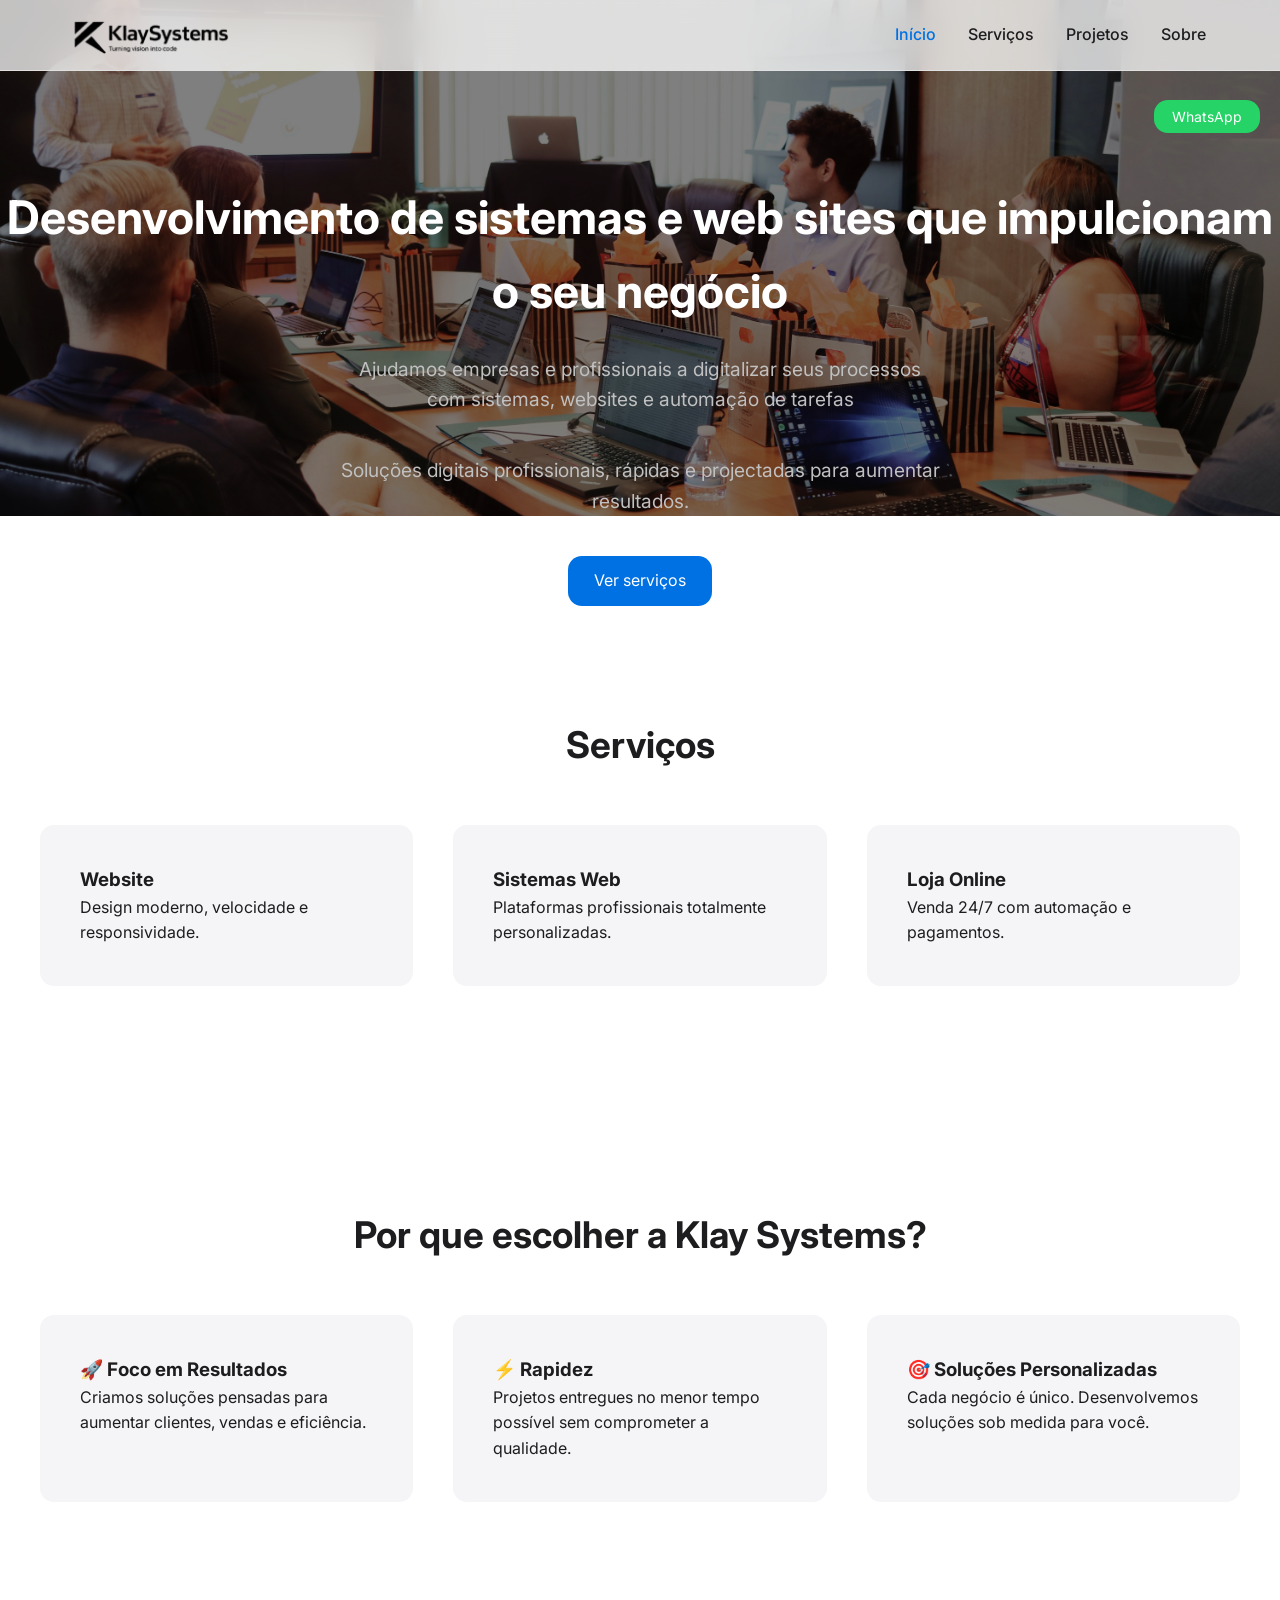
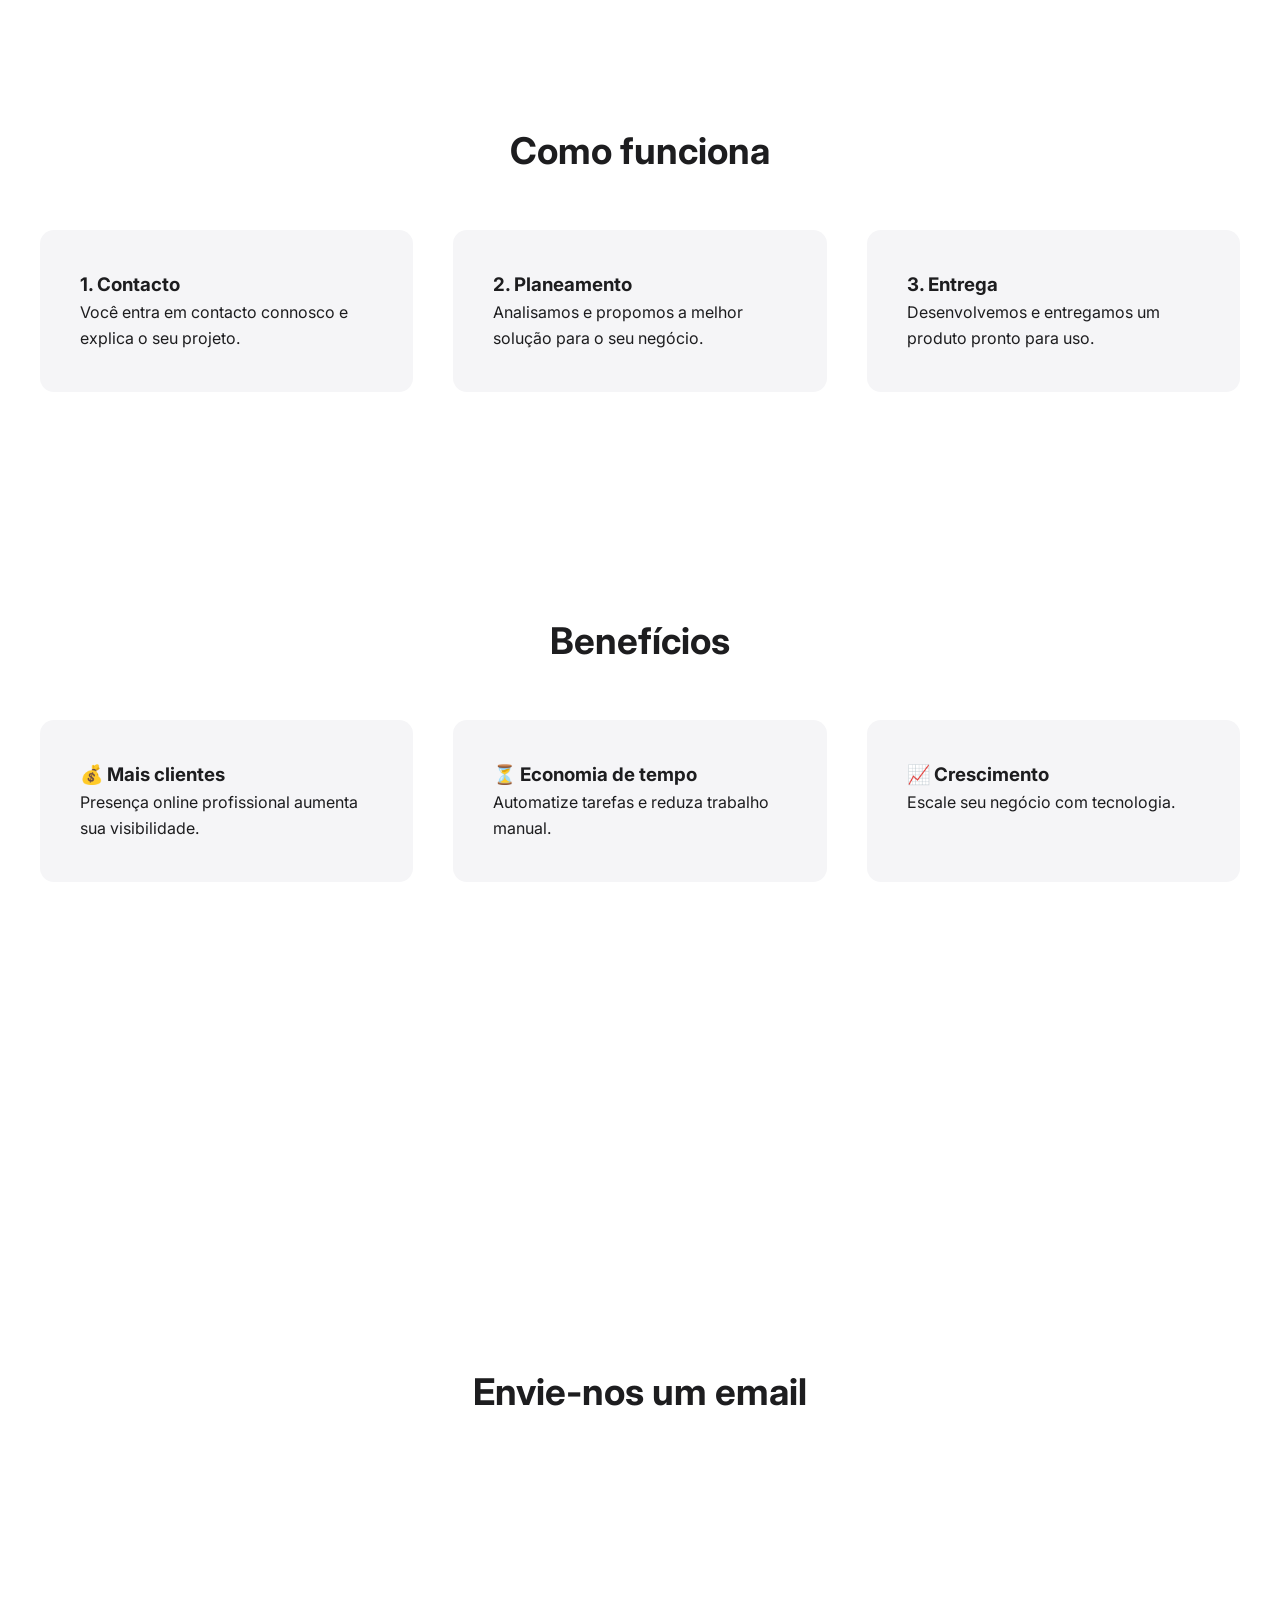
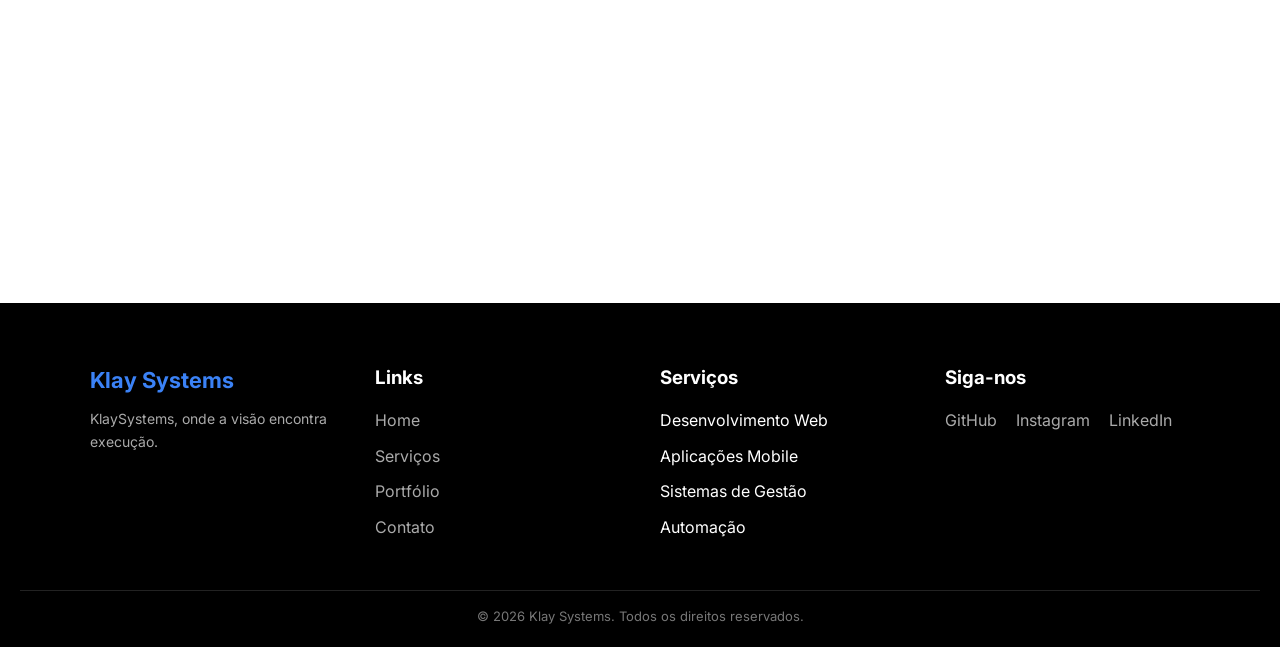
<file: index.html>
<!DOCTYPE html>
<html lang="pt">
<head>
    <meta charset="UTF-8">
    <meta name="viewport" content="width=device-width, initial-scale=1.0">
    <title>Klay Systems</title>

    <meta name="description" content="A KlaySystems é uma empresa de tecnologia especializada no desenvolvimento de sistemas, criação de páginas web, aplicativos mobile,desenvolvimento de sistemas de gestão, automação de tarefas e suporte técnico.">
    <meta name="keywords" content="Desenvolvimento Web, Sistemas, Criação de Sites, Desenvolvimento de sistemas, KlaySystems">
    <meta name="author" content="Klay Suate">

    <link rel="icon" type="image/png" href="img/icon.png">
    <link rel="stylesheet" href="style.css">

    <link href="https://fonts.googleapis.com/css2?family=Inter:wght@300;400;500;600;700&display=swap" rel="stylesheet">
</head>
<header class="navbar fade">
    <div class="nav-content">
        <img src="img/logo.png" class="logo">

        <nav>
            <a class="active">Início</a>
            <a href="precos.html">Serviços</a>
            <a href="projetos.html">Projetos</a>
            <a href="sobre.html">Sobre</a>
        </nav>

        
    </div>
</header>
<body>


<button id="sapp" onclick="WhatsApp()" class="btn-primary small">
            WhatsApp
</button>

<section class="hero fade">
    <h1>Desenvolvimento de sistemas e web sites que impulcionam o seu negócio</h1>

    <p>Ajudamos empresas e profissionais a digitalizar seus processos com sistemas, websites e automação de tarefas</p>
    <p>Soluções digitais profissionais, rápidas e projectadas para aumentar resultados.</p>

</section>

 <div class="btn-orcamento fade">
    <a href="precos.html" class="btn-primary large">
        Ver serviços
    </a>
</div>

<section class="section fade">
    <h2>Serviços</h2>

    <div class="grid-3">
        <div class="card fade">
            <h3>Website</h3>
            <p >Design moderno, velocidade e responsividade.</p>
        </div>

        <div class="card fade" >
            <h3>Sistemas Web</h3>
            <p>Plataformas profissionais totalmente personalizadas.</p>
        </div>

        <div class="card fade">
            <h3>Loja Online</h3>
            <p>Venda 24/7 com automação e pagamentos.</p>
        </div>
    </div>
</section>
<section class="section fade">
    <h2>Por que escolher a Klay Systems?</h2>

    <div class="grid-3">
        <div class="card">
            <h3>🚀 Foco em Resultados</h3>
            <p>Criamos soluções pensadas para aumentar clientes, vendas e eficiência.</p>
        </div>

        <div class="card">
            <h3>⚡ Rapidez</h3>
            <p>Projetos entregues no menor tempo possível sem comprometer a qualidade.</p>
        </div>

        <div class="card">
            <h3>🎯 Soluções Personalizadas</h3>
            <p>Cada negócio é único. Desenvolvemos soluções sob medida para você.</p>
        </div>
    </div>
</section>
<section class="section fade">
    <h2>Como funciona</h2>

    <div class="grid-3">
        <div class="card">
            <h3>1. Contacto</h3>
            <p>Você entra em contacto connosco e explica o seu projeto.</p>
        </div>

        <div class="card">
            <h3>2. Planeamento</h3>
            <p>Analisamos e propomos a melhor solução para o seu negócio.</p>
        </div>

        <div class="card">
            <h3>3. Entrega</h3>
            <p>Desenvolvemos e entregamos um produto pronto para uso.</p>
        </div>
    </div>
</section>
<section class="section fade">
    <h2>Benefícios</h2>

    <div class="grid-3">
        <div class="card">
            <h3>💰 Mais clientes</h3>
            <p>Presença online profissional aumenta sua visibilidade.</p>
        </div>

        <div class="card">
            <h3>⏳ Economia de tempo</h3>
            <p>Automatize tarefas e reduza trabalho manual.</p>
        </div>

        <div class="card">
            <h3>📈 Crescimento</h3>
            <p>Escale seu negócio com tecnologia.</p>
        </div>
    </div>
</section>

<section class="projects fade">
    <h2>Projetos</h2>

    <div class="grid-3 projects">
        <div class="project fade">
            <img src="img/dashboard_uniconect.png" alt="Rede social universitária">
            <p>Rede social universitária</p>
        </div>

        <div class="project fade">
            <img src="img/HomepageRestaurante.png">
            <p>Landing page de Restaurante</p>
        </div>

        <div class="project fade">
            <img src="img/portfolio.png" alt="Portfólio pessoal">
            <p>Portfólio pessoal</p>
        </div>
        <div class="project fade">
            <img src="img/loja.png" alt="Loja online">
            <p>Loja online de roupa</p>
        </div>
    </div>
</section>


<section class="section">
    <h2>Envie-nos um email</h2>

    <form action="https://formspree.io/f/xqeypeen" method="POST" class="contact-form fade">
        <input type="text" name="Nome" placeholder="Nome" required>
        <input type="email" name="Email" placeholder="Email" required>

        <select name="servico" required>
            <option value="">Escolha o serviço</option>
            <option>Criação de Website</option>
            <option>Desenvolvimento de Software</option>
            <option>Loja Online</option>
            <option>Outros</option>
        </select>

        <textarea name="Mensagem" placeholder="Mensagem"></textarea>

        <button type="submit" class="btn-primary large">Enviar</button>
    </form>
</section>

<!-- Footer -->
  <footer class="footer">
  <div class="footer-container">

    <div class="footer-col">
      <h2 class="footer-logo">Klay Systems</h2>
      <p>
        KlaySystems, onde a visão encontra execução.
      </p>
    </div>

    <div class="footer-col">
      <h3>Links</h3>
      <ul>
        <li><a href="#">Home</a></li>
        <li><a href="precos.html">Serviços</a></li>
        <li><a href="projetos.html">Portfólio</a></li>
        <li><a href="sobre.html">Contato</a></li>
      </ul>
    </div>

    <div class="footer-col">
      <h3>Serviços</h3>
      <ul>
        <li>Desenvolvimento Web</li>
        <li>Aplicações Mobile</li>
        <li>Sistemas de Gestão</li>
        <li>Automação</li>
      </ul>
    </div>

    <div class="footer-col">
      <h3>Siga-nos</h3>
      <div class="social-links">
        <a href="https://github.com/klay-suate" target="_blank">GitHub</a>
        <a href="https://www.instagram.com/klay_suate" target="_blank">Instagram</a>
        <a href="https://www.linkedin.com/in/klayton-ant%C3%B3nio-suate-981164262/" target="_blank">LinkedIn</a>
      </div>
    </div>

  </div>

  <div class="footer-bottom">
    © 2026 Klay Systems. Todos os direitos reservados.
  </div>
</footer>



<script src="script.js"></script>

</body>
</html>
</file>
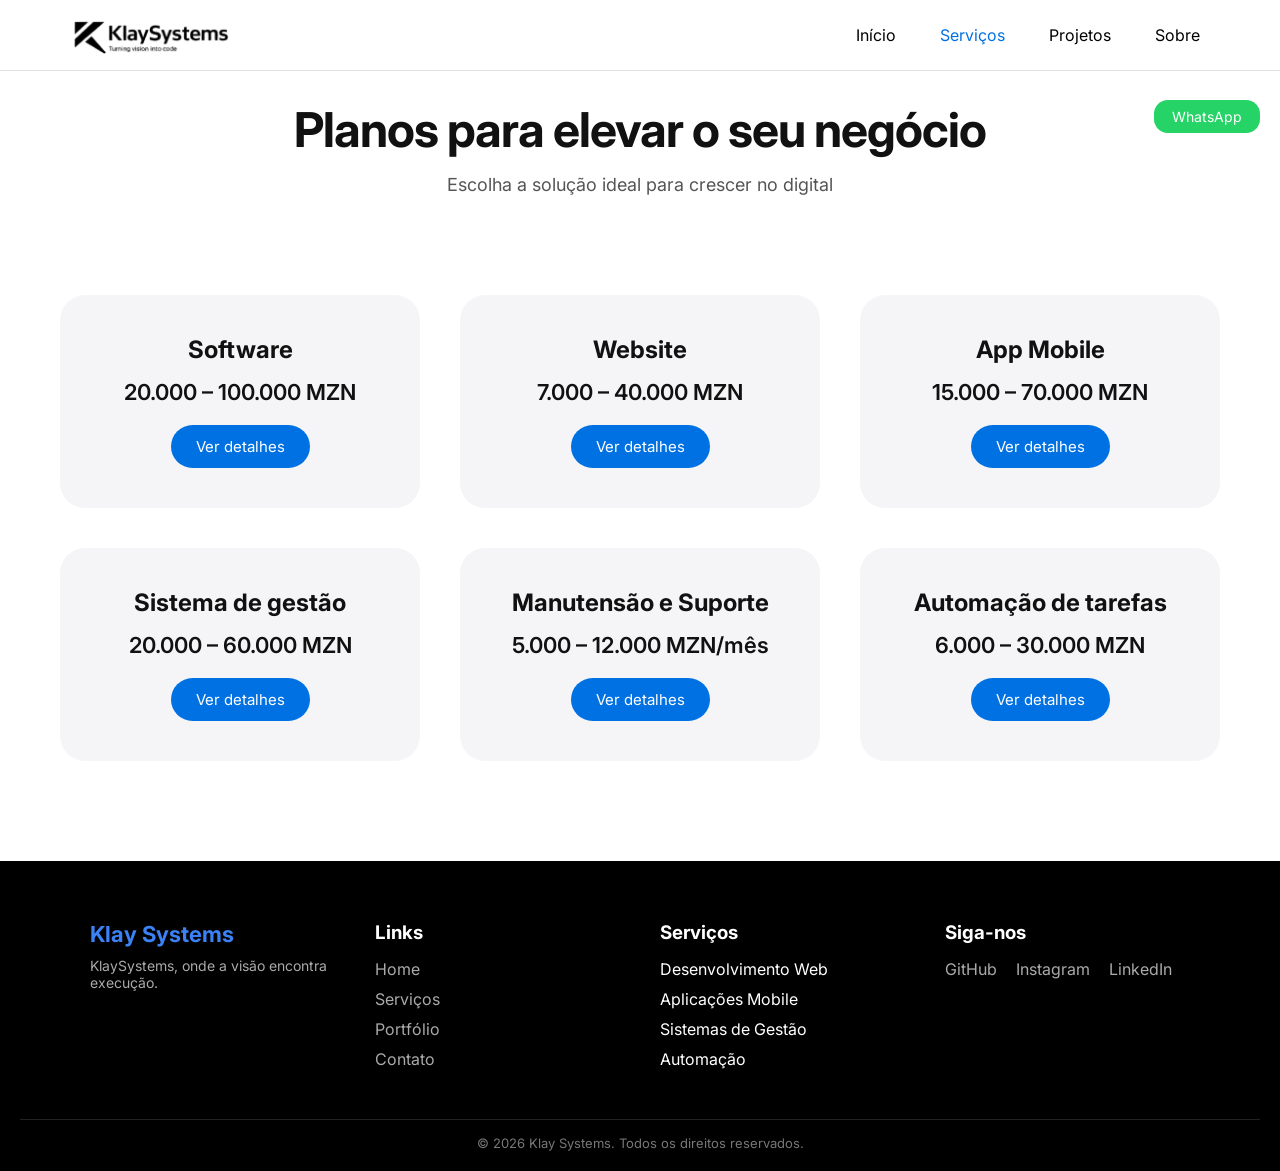
<file: precos.html>
<!DOCTYPE html>
<html lang="pt">
<head>
<meta charset="UTF-8">
<meta name="viewport" content="width=device-width, initial-scale=1.0">
<title>Klay Systems | Serviços</title>

<link href="https://fonts.googleapis.com/css2?family=Inter:wght@300;400;600;700&display=swap" rel="stylesheet">

<link rel="stylesheet" href="precos.css">

 <link rel="icon" type="image/png" href="img/icon.png">
</head>
<header class="navbar">
     <div class="nav-content">
        <img src="img/logo.png" class="logo">

        <nav>
            <a href="index.html">Início</a>
            <a class="ative">Serviços</a>
            <a href="projetos.html">Projetos</a>
            <a href="sobre.html">Sobre</a>
        </nav>
    </div>
</header>
<body>
<button id="sapp" onclick="WhatsApp()" class="btn-primary small">
    WhatsApp
</button>
<section class="hero">
    <h1>Planos para elevar o seu negócio</h1>
    <p>Escolha a solução ideal para crescer no digital</p>
</section>

<section class="pricing">

    <div class="card" onclick="openModal('software')">
        <h2>Software</h2>
        <div class="price">20.000 – 100.000 MZN</div>
        <button class="btn">Ver detalhes</button>
    </div>

    <div class="card" onclick="openModal('web')">
        <h2>Website</h2>
        <div class="price">7.000 – 40.000 MZN</div>
        <button class="btn">Ver detalhes</button>
    </div>

    <div class="card" onclick="openModal('mobile')">
        <h2>App Mobile</h2>
        <div class="price">15.000 – 70.000 MZN</div>
        <button class="btn">Ver detalhes</button>
    </div>

    <div class="card" onclick="openModal('gestao')">
        <h2>Sistema de gestão</h2>
        <div class="price">20.000 – 60.000 MZN</div>
        <button class="btn">Ver detalhes</button>
    </div>
    <div class="card" onclick="openModal('suporte')">
        <h2>Manutensão e Suporte </h2>
        <div class="price">5.000 – 12.000 MZN/mês</div>
        <button class="btn">Ver detalhes</button>
    </div>
    <div class="card" onclick="openModal('automacao')">
        <h2>Automação de tarefas</h2>
        <div class="price">6.000 – 30.000 MZN</div>
        <button class="btn">Ver detalhes</button>
    </div>

</section>

<!-- MODAL -->
<div class="modal" id="modal">
    <div class="modal-content">
        <span class="close" onclick="closeModal()">✕</span>
        <h3 id="title"></h3>
        <p id="desc"></p>
        <ul id="list"></ul>
        <button class="btn" onclick="fazerPedido()">Fazer Pedido</button>
    </div>
</div>

    <footer class="footer">
  <div class="footer-container">

    <div class="footer-col">
      <h2 class="footer-logo">Klay Systems</h2>
      <p>
        KlaySystems, onde a visão encontra execução.
      </p>
    </div>

    <div class="footer-col">
      <h3>Links</h3>
      <ul>
        <li><a href="index.html">Home</a></li>
        <li><a href="#">Serviços</a></li>
        <li><a href="projetos.html">Portfólio</a></li>
        <li><a href="sobre.html">Contato</a></li>
      </ul>
    </div>

    <div class="footer-col">
      <h3>Serviços</h3>
      <ul>
        <li>Desenvolvimento Web</li>
        <li>Aplicações Mobile</li>
        <li>Sistemas de Gestão</li>
        <li>Automação</li>
      </ul>
    </div>

    <div class="footer-col">
      <h3>Siga-nos</h3>
      <div class="social-links">
        <a href="https://github.com/klay-suate" target="_blank">GitHub</a>
        <a href="https://www.instagram.com/klay_suate" target="_blank">Instagram</a>
        <a href="https://www.linkedin.com/in/klayton-ant%C3%B3nio-suate-981164262/" target="_blank">LinkedIn</a>
      </div>
    </div>

  </div>

  <div class="footer-bottom">
    © 2026 Klay Systems. Todos os direitos reservados.
  </div>
</footer>

<script src="precos.js"></script>

</body>
</html>
</file>
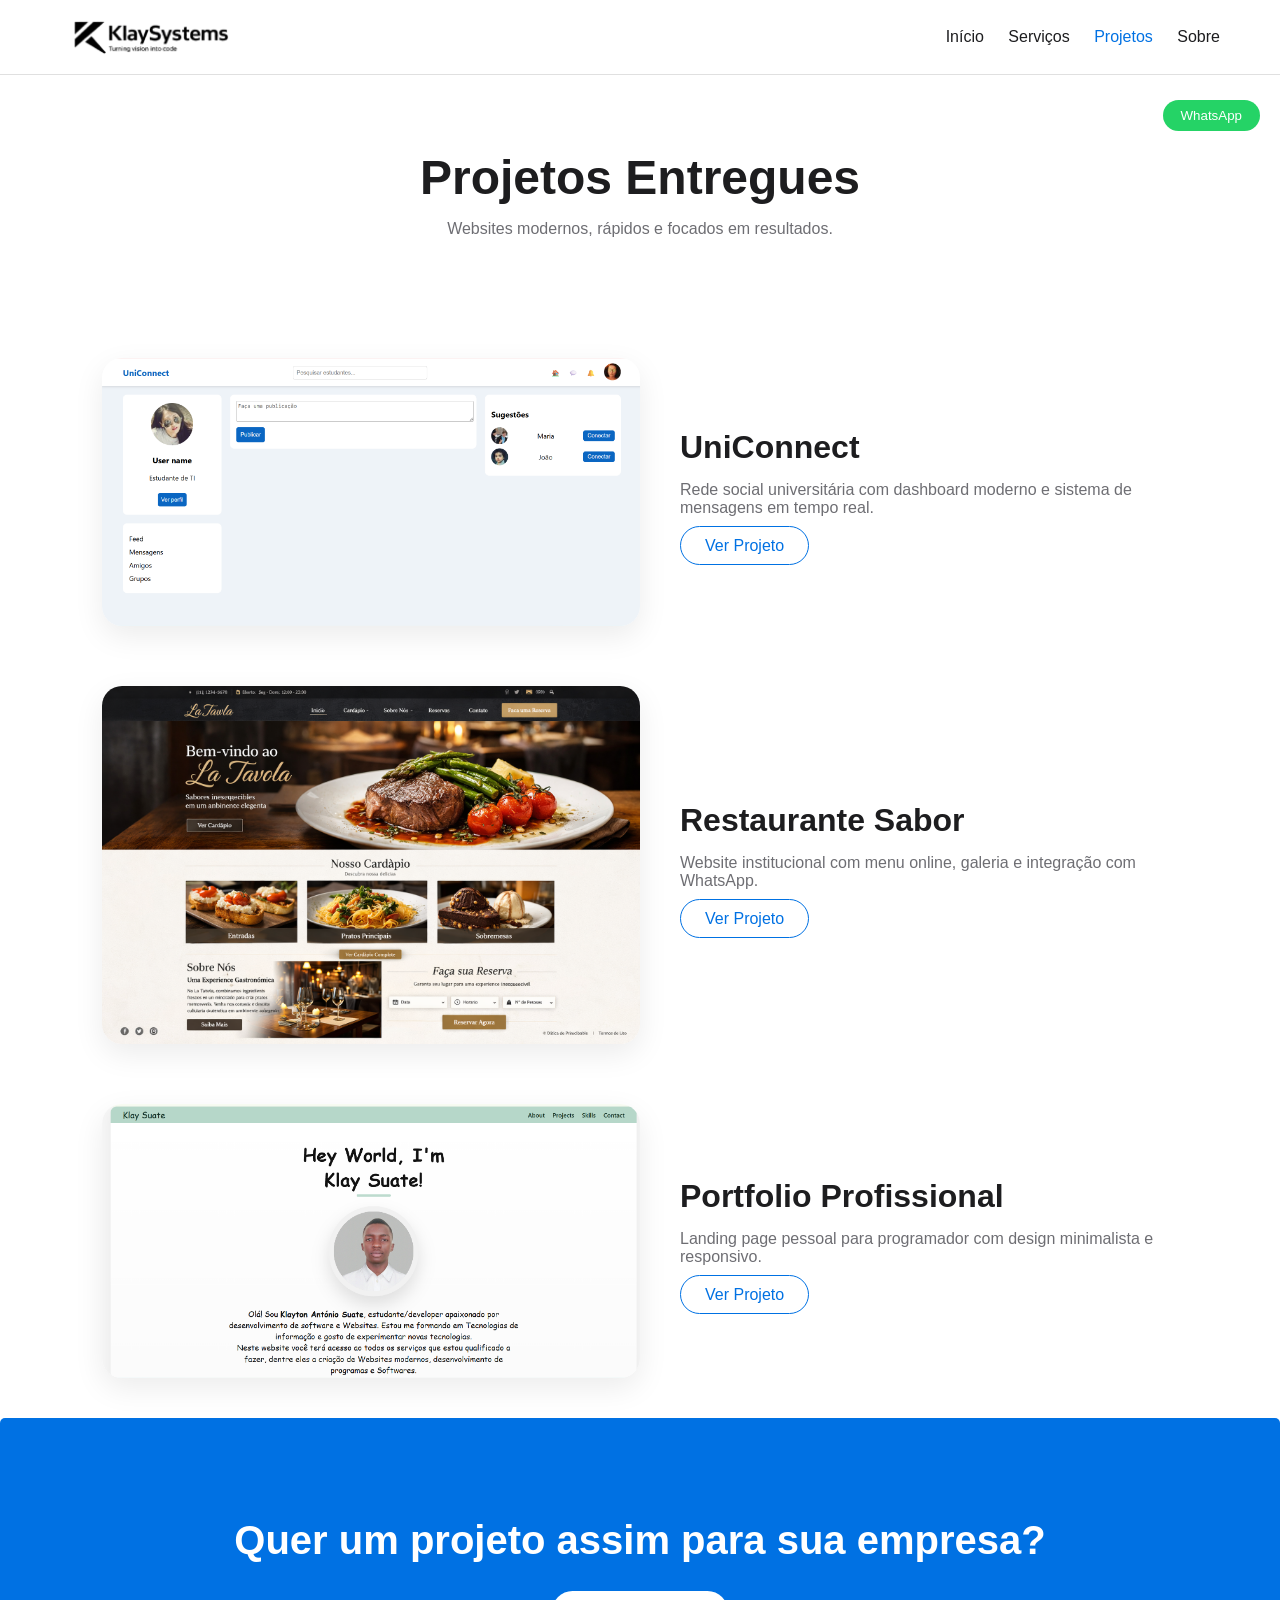
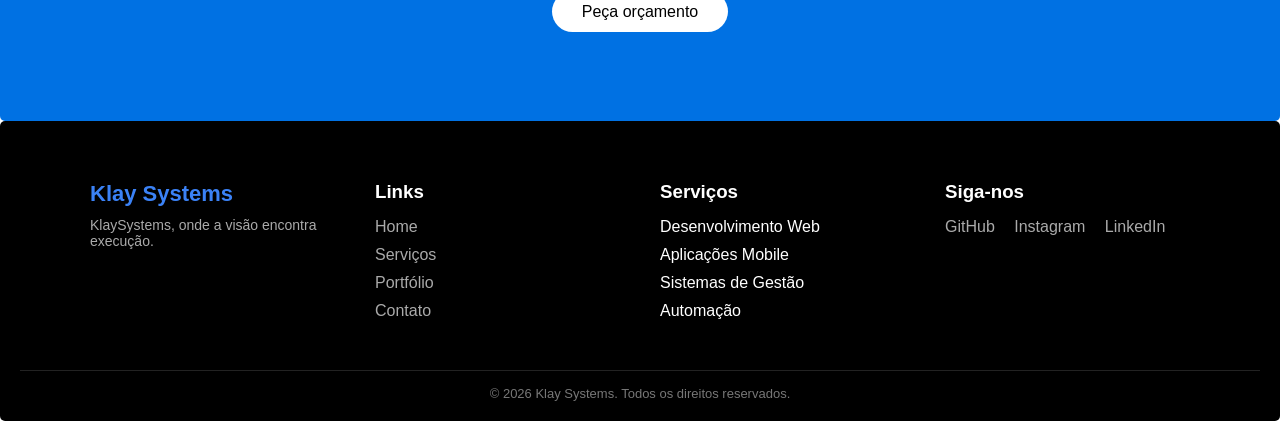
<file: projetos.html>
<!DOCTYPE html>
<html lang="pt">
<head>
    <meta charset="UTF-8">
    <meta name="viewport" content="width=device-width, initial-scale=1.0">
    <title>Klay Syst | Projetos Entregues</title>
    <link rel="stylesheet" href="projetos.css">
    <link rel="icon" type="image/png" href="img/icon.png">
</head>
<body>

    <!-- NAVBAR -->
    <header class="navbar">
        <div class="nav-content">
            <div>
            <img src="img/logo.png" class="logo" alt="Logo">
                </div>
            <nav>
                <a href="index.html">Início</a>
                <a href="precos.html">Serviços</a>
                <a href="projetos.html"  class="active">Projetos</a>
                <a href="sobre.html">Sobre</a>
            </nav>          
        </div>
    </header>
    <button id="sapp" onclick="WhatsApp()" class="btn-primary">
        WhatsApp
    </button>

    <!-- HERO -->
    <section class="hero">
        <h1>Projetos Entregues</h1>
        <p>Websites modernos, rápidos e focados em resultados.</p>
    </section>

    <!-- PROJETOS -->
    <section class="projects">

        <div class="project-card">
            <img src="img/dashboard_uniconect.png" alt="UniConnect">
            <div class="project-info">
                <h2>UniConnect</h2>
                <p>Rede social universitária com dashboard moderno e sistema de mensagens em tempo real.</p>
                <a href="#" class="btn">Ver Projeto</a>
            </div>
        </div>

        <div class="project-card">
            <img src="img/HomepageRestaurante.png" alt="Website Restaurante">
            <div class="project-info">
                <h2>Restaurante Sabor</h2>
                <p>Website institucional com menu online, galeria e integração com WhatsApp.</p>
                <a href="#" class="btn">Ver Projeto</a>
            </div>
        </div>

        <div class="project-card">
            <img src="img/portfolio.png" alt="Portfolio Profissional">
            <div class="project-info">
                <h2>Portfolio Profissional</h2>
                <p>Landing page pessoal para programador com design minimalista e responsivo.</p>
                <a href="https://klay-suate.github.io/portfolio01/" class="btn">Ver Projeto</a>
            </div>
        </div>

    </section>


    <!-- CTA FINAL -->
    <section class="cta">
        <div class="querum">
             <h2>Quer um projeto assim para sua empresa?</h2>
        </div>
       
        <div>
            <a href="precos.html" class="btn-primary">
                Peça orçamento
            </a>
        </div>
    </section>

    <!-- FOOTER -->
     <footer class="footer">
  <div class="footer-container">

    <div class="footer-col">
      <h2 class="footer-logo">Klay Systems</h2>
      <p>
        KlaySystems, onde a visão encontra execução.
      </p>
    </div>

    <div class="footer-col">
      <h3>Links</h3>
      <ul>
        <li><a href="index.html">Home</a></li>
        <li><a href="precos.html">Serviços</a></li>
        <li><a href="#">Portfólio</a></li>
        <li><a href="sobre.html">Contato</a></li>
      </ul>
    </div>

    <div class="footer-col">
      <h3>Serviços</h3>
      <ul>
        <li>Desenvolvimento Web</li>
        <li>Aplicações Mobile</li>
        <li>Sistemas de Gestão</li>
        <li>Automação</li>
      </ul>
    </div>

    <div class="footer-col">
      <h3>Siga-nos</h3>
      <div class="social-links">
        <a href="https://github.com/klay-suate" target="_blank">GitHub</a>
        <a href="https://www.instagram.com/klay_suate" target="_blank">Instagram</a>
        <a href="https://www.linkedin.com/in/klayton-ant%C3%B3nio-suate-981164262/" target="_blank">LinkedIn</a>
      </div>
    </div>

  </div>

  <div class="footer-bottom">
    © 2026 Klay Systems. Todos os direitos reservados.
  </div>
</footer>

</body>
</html>
</file>
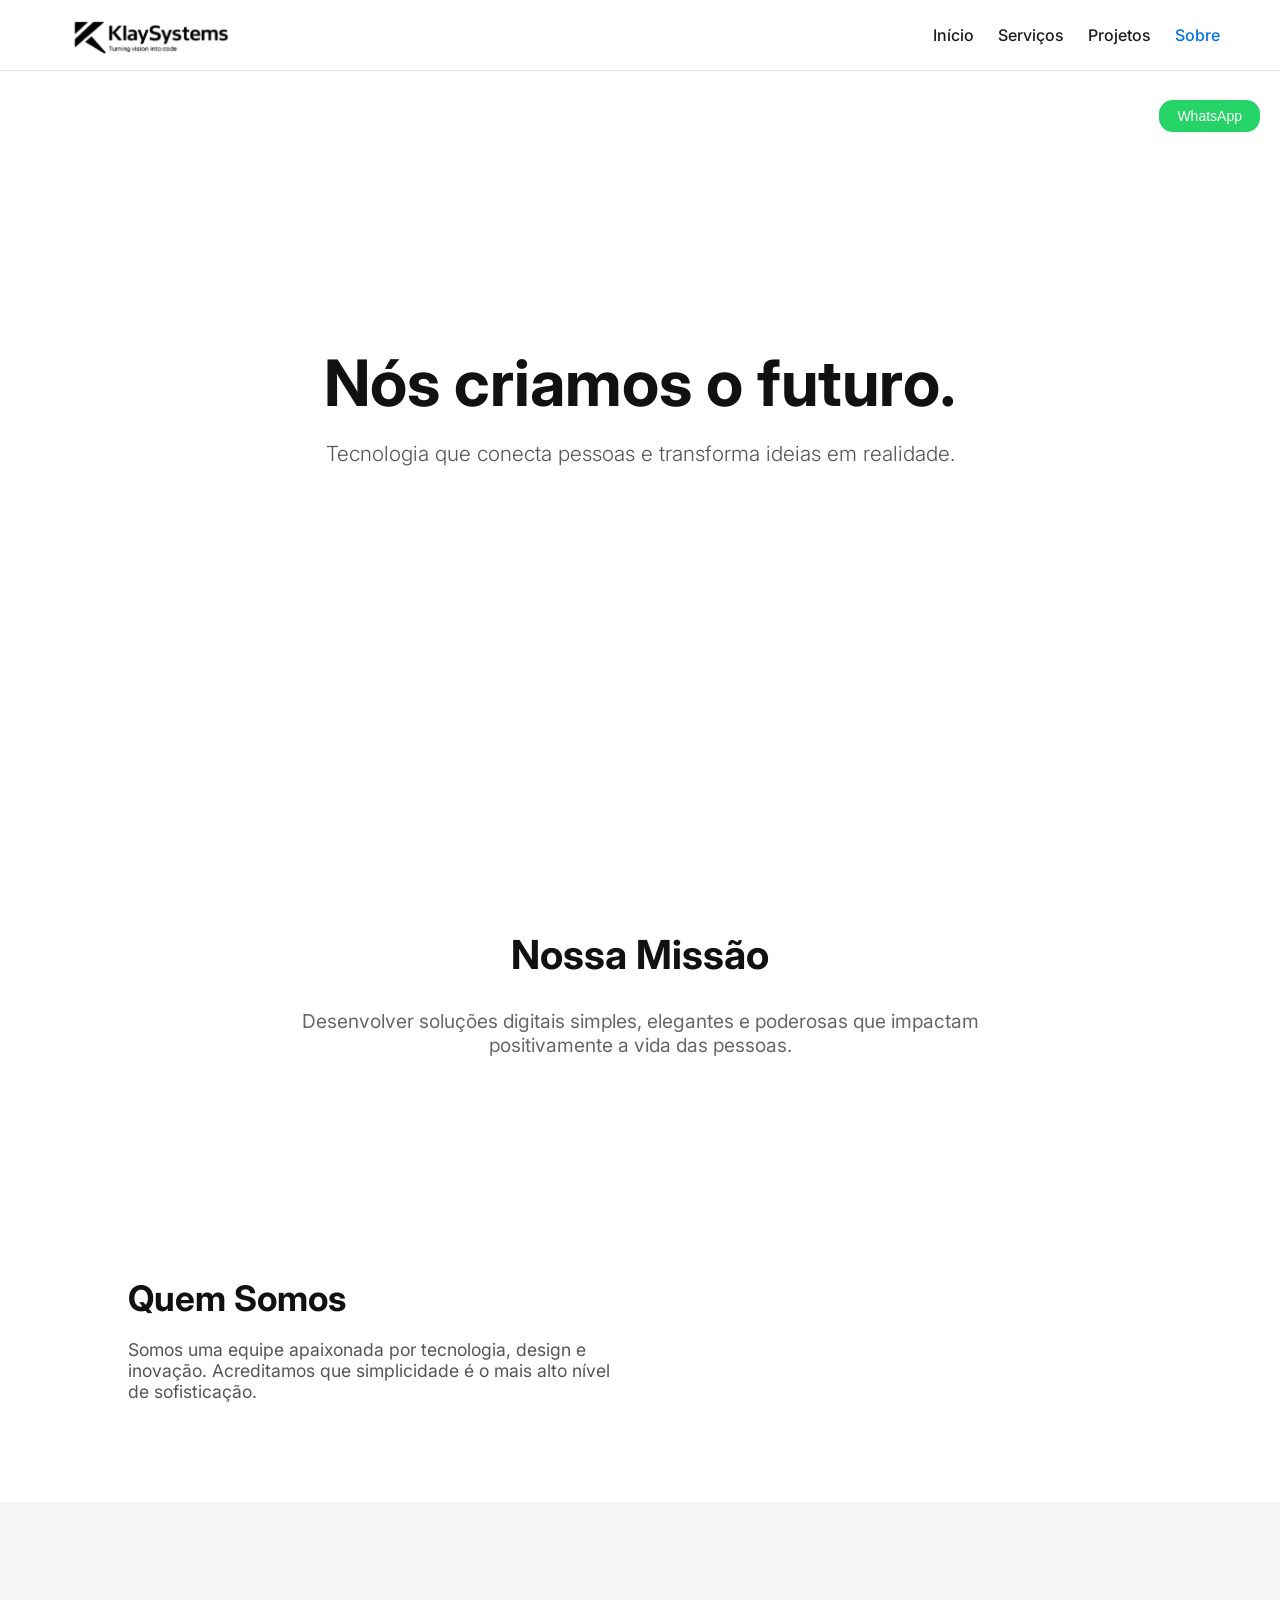
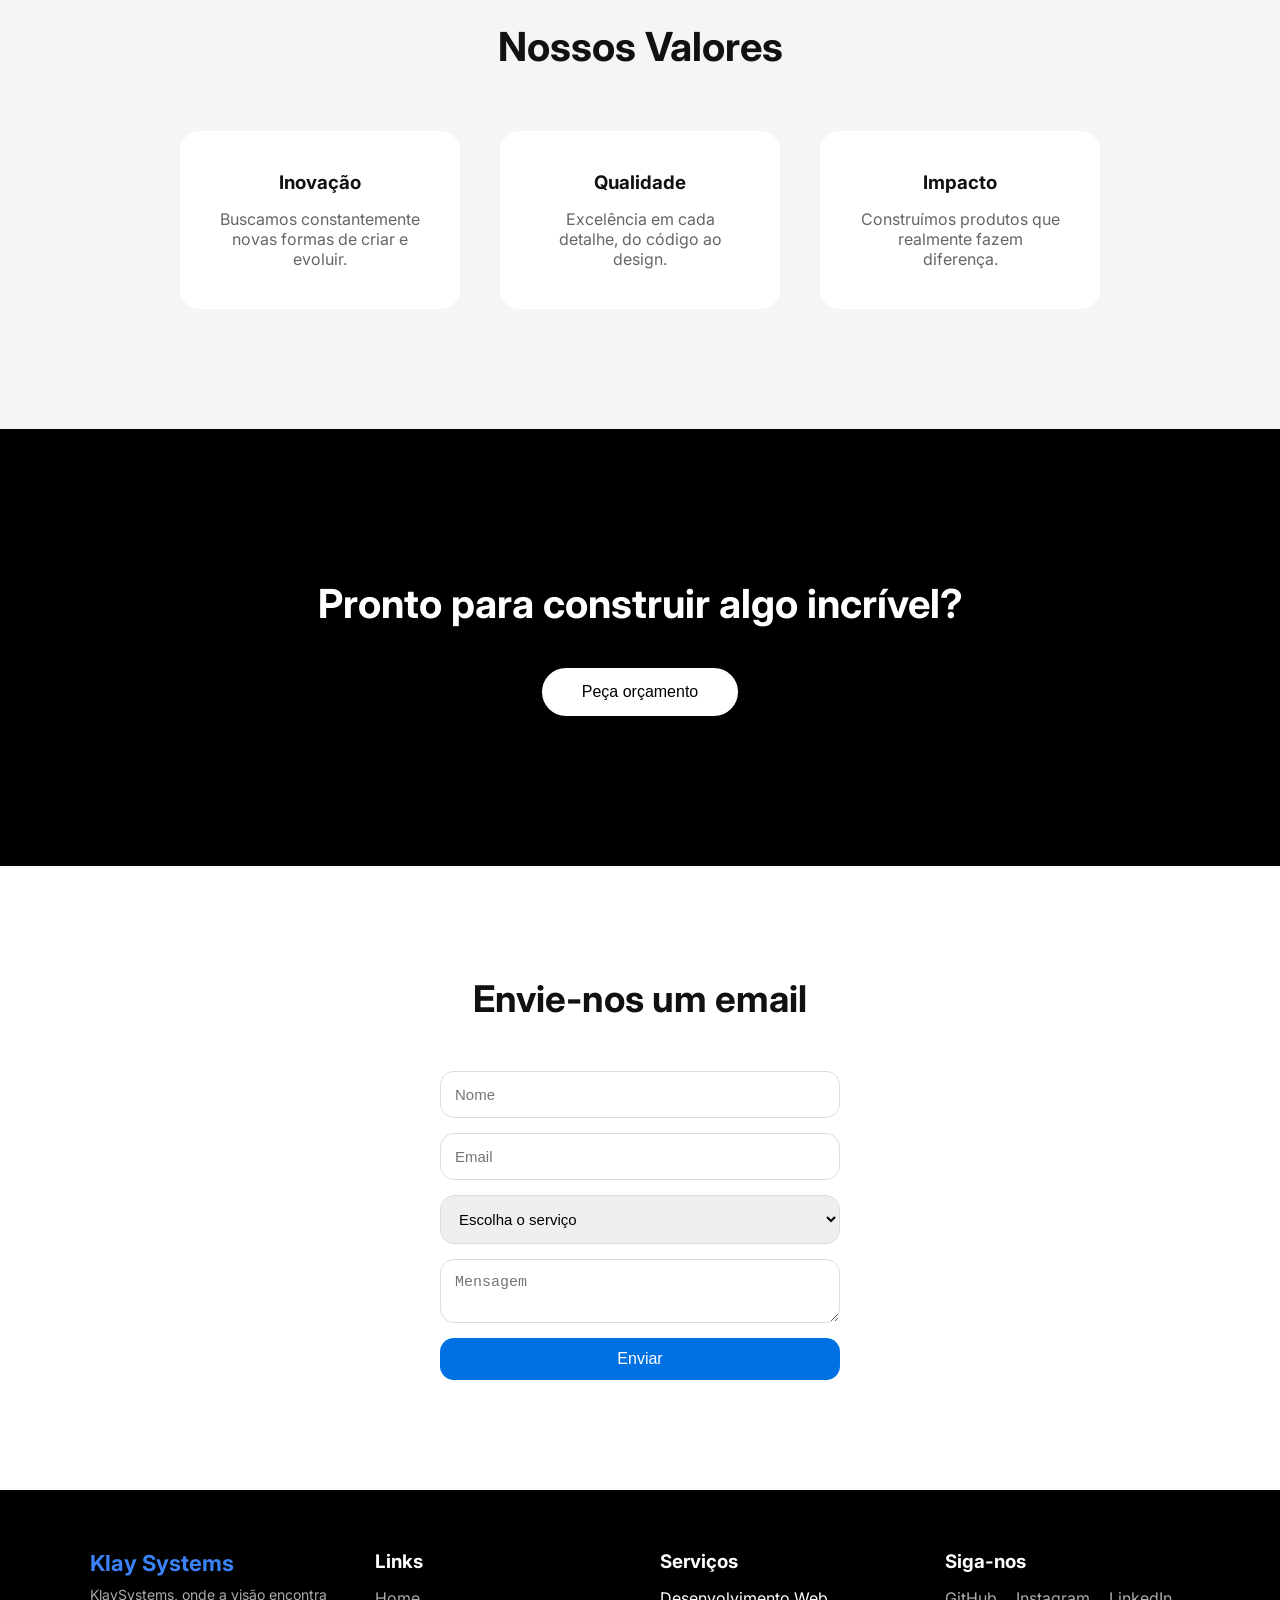
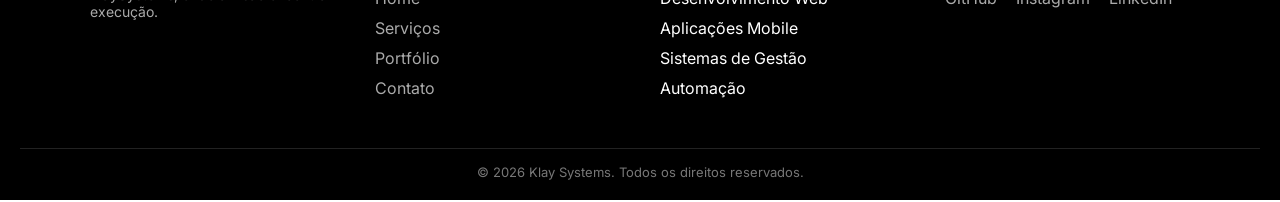
<file: sobre.html>
<!DOCTYPE html>
<html lang="pt">
<head>
    <meta charset="UTF-8">
    <meta name="viewport" content="width=device-width, initial-scale=1.0">
    <title>Sobre Nós</title>
    <link rel="stylesheet" href="sobre.css">
    <link href="https://fonts.googleapis.com/css2?family=Inter:wght@300;400;600;700&display=swap" rel="stylesheet">

     <link rel="icon" type="image/png" href="img/icon.png">
</head>
<header class="navbar">
    <div class="nav-content">
        <div class="logo">
            <img src="img/logo.png" class="logo" alt="Logo">
        </div>
        <nav>
            <a href="index.html">Início</a>
            <a href="precos.html">Serviços</a>
            <a href="projetos.html">Projetos</a>
            <a href="sobre.html" class="ative">Sobre</a>
        </nav>
    </div>
</header>
    <button id="sapp" onclick="WhatsApp()" class="btn-primary small">
            WhatsApp
    </button>
<body>

    <!-- HERO -->
    <section class="hero">
        <h1>Nós criamos o futuro.</h1>
        <p>Tecnologia que conecta pessoas e transforma ideias em realidade.</p>
    </section>

    <!-- MISSÃO -->
    <section class="mission">
        <h2>Nossa Missão</h2>
        <p>
            Desenvolver soluções digitais simples, elegantes e poderosas
            que impactam positivamente a vida das pessoas.
        </p>
    </section>

    <!-- HISTÓRIA -->
    <section class="about-grid">
        <div class="about-text">
            <h2>Quem Somos</h2>
            <p>
                Somos uma equipe apaixonada por tecnologia, design e inovação.
                Acreditamos que simplicidade é o mais alto nível de sofisticação.
            </p>
        </div>
        <div class="about-image">
            <img id="slide" class="banner">
        </div>
    </section>

    <!-- VALORES -->
    <section class="values">
        <h2>Nossos Valores</h2>
        <div class="cards">
            <div class="card">
                <h3>Inovação</h3>
                <p>Buscamos constantemente novas formas de criar e evoluir.</p>
            </div>
            <div class="card">
                <h3>Qualidade</h3>
                <p>Excelência em cada detalhe, do código ao design.</p>
            </div>
            <div class="card">
                <h3>Impacto</h3>
                <p>Construímos produtos que realmente fazem diferença.</p>
            </div>
        </div>
    </section>

    <!-- CTA -->
    <section class="cta">
        <h2>Pronto para construir algo incrível?</h2>
        <a href="precos.html"><button>Peça orçamento</button></a>
    </section>

    <section class="section">
    <h2>Envie-nos um email</h2>

    <form action="https://formspree.io/f/xqeypeen" method="POST" class="contact-form">
        <input type="text" name="Nome" placeholder="Nome" required>
        <input type="email" name="Email" placeholder="Email" required>

        <select name="servico" required>
            <option value="">Escolha o serviço</option>
            <option>Criação de Website</option>
            <option>Desenvolvimento de Software</option>
            <option>Loja Online</option>
            <option>Outros</option>
        </select>

        <textarea name="Mensagem" placeholder="Mensagem"></textarea>

        <button type="submit" class="btn-primary large">Enviar</button>
    </form>
</section>

    <footer class="footer">
  <div class="footer-container">

    <div class="footer-col">
      <h2 class="footer-logo">Klay Systems</h2>
      <p>
        KlaySystems, onde a visão encontra execução.
      </p>
    </div>

    <div class="footer-col">
      <h3>Links</h3>
      <ul>
        <li><a href="index.html">Home</a></li>
        <li><a href="precos.html">Serviços</a></li>
        <li><a href="projetos.html">Portfólio</a></li>
        <li><a href="#">Contato</a></li>
      </ul>
    </div>

    <div class="footer-col">
      <h3>Serviços</h3>
      <ul>
        <li>Desenvolvimento Web</li>
        <li>Aplicações Mobile</li>
        <li>Sistemas de Gestão</li>
        <li>Automação</li>
      </ul>
    </div>

    <div class="footer-col">
      <h3>Siga-nos</h3>
      <div class="social-links">
        <a href="https://github.com/klay-suate" target="_blank">GitHub</a>
        <a href="https://www.instagram.com/klay_suate" target="_blank">Instagram</a>
        <a href="https://www.linkedin.com/in/klayton-ant%C3%B3nio-suate-981164262/" target="_blank">LinkedIn</a>
      </div>
    </div>

  </div>

  <div class="footer-bottom">
    © 2026 Klay Systems. Todos os direitos reservados.
  </div>
</footer>

    <script src="sobre.js"></script>
</body>
</html>
</file>
<file: style.css>
:root {
    --bg: #ffffff;
    --text: #1d1d1f;
    --soft-text: #6e6e73;
    --primary: #0071e3;
    --radius: 14px;
}

* {
    margin: 0;
    padding: 0;
    box-sizing: border-box;
    font-family: 'Inter', sans-serif;
}

body {
    background: var(--bg);
    color: var(--text);
    line-height: 1.6;
}

/* NAVBAR */
.navbar {
    position: fixed;
    top: 0; left: 0;
    width: 100%;
    backdrop-filter: blur(18px);
    background: rgba(255, 255, 255, 0.75);
    border-bottom: 1px solid #e0e0e0;
    z-index: 1000;
}

.nav-content {
    max-width: 1200px;
    margin: auto;
    padding: 15px 20px;
    display: flex;
    justify-content: space-between;
    align-items: center;
}

.nav-content nav a {
    margin: 0 14px;
    text-decoration: none;
    color: var(--text);
    font-weight: 500;
    transition: 0.2s;
}

.nav-content nav a:hover,
.nav-content nav a.active {
    color: var(--primary);
}

.logo {
    height: 40px;
}

/* BUTTONS */
.btn-primary {
    background: var(--primary);
    color: white;
    border: none;
    padding: 12px 26px;
    border-radius: var(--radius);
    cursor: pointer;
    transition: 0.2s;
    text-decoration: none;
}
#sapp {
    background-color: #25d366;
    position: fixed;
    right: 20px;
    top: 100px;
    display: flex;
    z-index: 1000;
}

.btn-primary:hover {
    opacity: 0.85;
}
.btn-orcamento {
    display: flex;
    justify-content: center; /*Centralizar botao*/
}

.small { font-size: 14px; padding: 8px 18px; }
.large { font-size: 16px; }

/* HERO */
.hero {
    padding-top: 180px;
    text-align: center;
    margin: auto;
    width: 100%;
    background-image: url(img/escritorio.jpg);
    background-size: cover; /*Imagem de fundo cobrir todo elemnto*/
    background-position: center;/*Centralizar a imagem*/
    background-repeat: no-repeat;/*Evita repeticao da imagem*/
}   
.hero::before{
    content: "";
    position: absolute;
    inset: 0;
    background: rgba(0,0,0,0.5);
    /*Diminuir o brilho da imagem de fundo para melhorar legibilidade*/
}



.hero h1 {
    font-size: 2.9rem;
    font-weight: 700;
    position: relative;
    color: white;
}

.hero p {
    margin: 25px auto 40px;
    max-width: 600px;
    color: var(--soft-text);
    font-size: 1.2rem;
    color: silver;
    position: relative;
}

/* SECTION */
.section {
    padding: 110px 20px;
    text-align: center;
}

.section h2 {
    font-size: 2.3rem;
    margin-bottom: 50px;
}
.projects p:hover {
    background-color: #1d1d1f;
    color: #fff;
    border-radius: 10px;
}

/* GRID */
.grid-3 {
    display: grid;
    grid-template-columns: repeat(auto-fit, minmax(260px, 1fr));
    gap: 40px;
    max-width: 1200px;
    margin: auto;
}

/* CARDS */
.card {
    background: #f5f5f7;
    padding: 40px;
    border-radius: var(--radius);
    text-align: left;
    transition: 0.3s;
}

.card:hover {
    transform: translateY(-10px);
}

/* PROJECTS */
.project img {
    width: 100%;
    border-radius: var(--radius);
}

.project p {
    margin-top: 10px;
    font-size: 1rem;
}

/* FORM */
.contact-form {
    max-width: 400px;
    margin: auto;
    display: grid;
    gap: 15px;
}

.contact-form input,
.contact-form select,
.contact-form textarea {
    padding: 14px;
    border-radius: var(--radius);
    border: 1px solid #dcdcdc;
    outline: none;
    font-size: 15px;
    transition: 0.2s;
}

.contact-form input:focus,
.contact-form select:focus,
.contact-form textarea:focus {
    border-color: var(--primary);
}

/* FOOTER */
.footer {
  background: #000;
  color: #fff;
  padding: 60px 20px 20px;
}
.footer-container {
  max-width: 1100px;
  margin: auto;
  display: grid;
  grid-template-columns: repeat(auto-fit, minmax(220px, 1fr));
  gap: 40px;
}
.footer-col h3 {
  margin-bottom: 15px;
}
.footer-logo {
  color: #3b82f6;
  font-size: 22px;
  font-weight: 700;
}
.footer-col p {
  color: #aaa;
  font-size: 14px;
  margin-top: 10px;
}

.footer-col ul {
  list-style: none;
  padding: 0;
}

.footer-col ul li {
  margin-bottom: 10px;
}

.footer-col ul li a {
  color: #aaa;
  text-decoration: none;
  transition: 0.3s;
}

.footer-col ul li a:hover {
  color: #3b82f6;
}

.social-links a {
  margin-right: 15px;
  color: #aaa;
  text-decoration: none;
  transition: 0.3s;
}

.social-links a:hover {
  color: #3b82f6;
}

.footer-bottom {
  border-top: 1px solid #222;
  margin-top: 40px;
  padding-top: 15px;
  text-align: center;
  font-size: 13px;
  color: #777;
}

/* ANIMAÇÕES (mantidas + melhoradas) */
.fade {
    opacity: 0;
    transform: translateY(40px);
    transition: opacity .8s ease, transform .8s ease;
}

.fade.show {
    opacity: 1;
    transform: translateY(0);
}


/* ===== RESPONSIVE ===== */
@media(max-width:768px){
    .hero h1{
        font-size:34px;
    }
    .modal-content{
        padding:30px;
    }
}
</file>
<file: precos.css>
:root {
    --bg: #ffffff;
    --text: #1d1d1f;
    --soft-text: #6e6e73;
    --primary: #0071e3;
    --radius: 14px;
}
/* NAVBAR */
.navbar {
    position: fixed;
    top: 0; left: 0;
    width: 100%;
    backdrop-filter: blur(18px);
    background: rgba(255, 255, 255, 0.75);
    border-bottom: 1px solid #e0e0e0;
    z-index: 1000;
}
.nav-content {
    max-width: 1200px;
    margin: auto;
    padding: 15px 20px;
    display: flex;
    justify-content: space-between;
    align-items: center;
}
.nav-content nav a:hover,
.nav-content nav a.active {
    color: var(--primary);
}
/*Botao de whatsapp*/
.btn-primary {
    background: var(--primary);
    color: white;
    border: none;
    padding: 12px 26px;
    border-radius: var(--radius);
    cursor: pointer;
    transition: 0.2s;
    text-decoration: none;
}
#sapp {
    background-color: #25d366;
    position: fixed;
    right: 20px;
    top: 100px;
    display: flex;
    z-index: 1000;
}
.btn-primary:hover {
    opacity: 0.85;
}


.small { font-size: 14px; padding: 8px 18px; }

.navbar nav a.ative {
    color: #0071e3;
}

/* Container da Logo */
.logo {
    height: 40px;   /* Ajuste fino do tamanho */

}
nav a{
    margin: 20px;
    text-decoration: none;
    color: black;
}


/* ===== RESET ===== */
*{
    margin:0;
    padding:0;
    box-sizing:border-box;
    font-family: 'Inter', sans-serif;
}

body{
    background:#ffffff;
    color:#111;
    overflow-x:hidden;
    font-family: 'inter';
}

/* ===== HERO ===== */
.hero{
    text-align:center;
    padding:100px 20px 60px;
}

.hero h1{
    font-size:48px;
    font-weight:700;
    letter-spacing:-1px;
}

.hero p{
    margin-top:15px;
    font-size:18px;
    color:#555;
}

/* ===== PRICING SECTION ===== */
.pricing{
    max-width:1200px;
    margin:auto;
    display:grid;
    grid-template-columns:repeat(auto-fit,minmax(280px,1fr));
    gap:40px;
    padding:40px 20px 100px;
}

.card{
    background:#f5f5f7;
    padding:40px;
    border-radius:25px;
    text-align:center;
    transition:0.4s ease;
    cursor:pointer;
}

.card:hover{
    transform:translateY(-12px);
    background:#ffffff;
    box-shadow:0 20px 40px rgba(0,0,0,0.08);
}

.card h2{
    font-size:24px;
    margin-bottom:15px;
}

.price{
    font-size:22px;
    font-weight:600;
    margin-bottom:20px;
}

.btn{
    background:#0071e3;
    color:white;
    padding:12px 25px;
    border-radius:30px;
    border:none;
    font-size:15px;
    cursor:pointer;
    transition:0.3s;
}

.btn:hover{
    background:#005bb5;
}

/* ===== MODAL ===== */
.modal{
    position:fixed;
    inset:0;
    background:rgba(0,0,0,0.5);
    display:none;
    justify-content:center;
    align-items:center;
    padding:20px;
}

.modal-content{
    background:white;
    padding:50px;
    border-radius:30px;
    max-width:500px;
    width:100%;
    animation:fade 0.4s ease;
}

.modal-content h3{
    font-size:26px;
    margin-bottom:10px;
}

.modal-content p{
    color:#666;
    margin-bottom:20px;
}

.modal-content ul{
    list-style:none;
    margin-bottom:25px;
}

.modal-content ul li{
    margin:10px 0;
    font-size:15px;
}

.close{
    position:absolute;
    top:30px;
    right:40px;
    font-size:20px;
    cursor:pointer;
}
.footer {
  background: #000;
  color: #fff;
  padding: 60px 20px 20px;
}
.footer-container {
  max-width: 1100px;
  margin: auto;
  display: grid;
  grid-template-columns: repeat(auto-fit, minmax(220px, 1fr));
  gap: 40px;
}
.footer-col h3 {
  margin-bottom: 15px;
}
.footer-logo {
  color: #3b82f6;
  font-size: 22px;
  font-weight: 700;
}
.footer-col p {
  color: #aaa;
  font-size: 14px;
  margin-top: 10px;
}

.footer-col ul {
  list-style: none;
  padding: 0;
}

.footer-col ul li {
  margin-bottom: 10px;
}

.footer-col ul li a {
  color: #aaa;
  text-decoration: none;
  transition: 0.3s;
}

.footer-col ul li a:hover {
  color: #3b82f6;
}

.social-links a {
  margin-right: 15px;
  color: #aaa;
  text-decoration: none;
  transition: 0.3s;
}

.social-links a:hover {
  color: #3b82f6;
}

.footer-bottom {
  border-top: 1px solid #222;
  margin-top: 40px;
  padding-top: 15px;
  text-align: center;
  font-size: 13px;
  color: #777;
}

@keyframes fade{
    from{opacity:0; transform:scale(0.9);}
    to{opacity:1; transform:scale(1);}
}

/* ===== RESPONSIVE ===== */
@media(max-width:768px){
    .hero h1{
        font-size:34px;
    }
    .modal-content{
        padding:30px;
    }
}
</file>
<file: projetos.css>
:root {
    --bg: #ffffff;
    --text: #1d1d1f;
    --soft-text: #6e6e73;
    --primary: #0071e3;
    --radius: 14px;
}
* {
    margin: 0;
    padding: 0;
    box-sizing: border-box;
    font-family: -apple-system, BlinkMacSystemFont, sans-serif;
}

body {
    color: #1d1d1f;
    background: #ffffff;
    font-family: 'inter';
}

/* NAVBAR */
.navbar {
    position: fixed;
    top: 0; left: 0;
    width: 100%;
    backdrop-filter: blur(18px);
    background: rgba(255, 255, 255, 0.75);
    border-bottom: 1px solid #e0e0e0;
    z-index: 1000;
}
.nav-content {
    max-width: 1200px;
    margin: auto;
    padding: 15px 20px;
    display: flex;
    justify-content: space-between;
    align-items: center;
}
.nav-content nav a:hover,
.nav-content nav a.active {
    color: var(--primary);
}

.logo {
    height: 40px;
}
/*Botao de whatsapp*/
.btn-primary {
    background: var(--primary);
    color: white;
    border: none;
    padding: 12px 26px;
    border-radius: var(--radius);
    cursor: pointer;
    transition: 0.2s;
    text-decoration: none;
}
#sapp {
    background-color: #25d366;
    padding: 8px 18px;
    color: #fff;
    position: fixed;
    right: 20px;
    top: 100px;
    display: flex;
    z-index: 1000;
}
.btn-primary:hover {
    opacity: 0.85;
}


.navbar nav a {
    margin-left: 20px;
    text-decoration: none;
    color: #1d1d1f;
    font-weight: 500;
}

.navbar nav a.active {
    color: #0071e3;
}
/* Container da Logo */
.logo img {
    width: 45px;   /* Ajuste fino do tamanho */
    height: auto;
}

/* HERO */
.hero {
    padding: 150px 20px 80px;
    text-align: center;
}

.hero h1 {
    font-size: 3rem;
    font-weight: 600;
}

.hero p {
    margin-top: 15px;
    color: #6e6e73;
}

/* PROJECTS */
.projects {
    padding: 40px 8%;
    display: flex;
    flex-direction: column;
    gap: 60px;
}


.project-card {
    display: flex;
    gap: 40px;
    align-items: center;
}

.project-card img {
    width: 50%;
    border-radius: 20px;
    box-shadow: 0 10px 30px rgba(0,0,0,0.08);
}

.project-info {
    width: 50%;
}

.project-info h2 {
    font-size: 2rem;
    margin-bottom: 15px;
}

.project-info p {
    color: #6e6e73;
    margin-bottom: 20px;
}

.btn {
    text-decoration: none;
    border: 1px solid #0071e3;
    padding: 10px 24px;
    border-radius: 20px;
    color: #0071e3;
}

.btn-primary {
    background-color: #fff;
    color: black;
    padding: 12px 30px;
    border-radius: 25px;
    text-decoration: none;
}
.btn-primary:hover{
    background-color: grey;
}

/* CTA */
.cta {
    padding: 100px 20px;
    text-align: center;
    background-color: #0071e3;
    border-radius: 5px;
    color: #fff;

}
.cta h2 {
    font-size: 2.5rem;
    margin-bottom: 40px;
}

.querum {
    text-align: center  ;
}

/* FOOTER */
.footer {
  background: #000;
  color: #fff;
  padding: 60px 20px 20px;
  border-radius: 5px;
}
.footer-container {
  max-width: 1100px;
  margin: auto;
  display: grid;
  grid-template-columns: repeat(auto-fit, minmax(220px, 1fr));
  gap: 40px;
}
.footer-col h3 {
  margin-bottom: 15px;
}
.footer-logo {
  color: #3b82f6;
  font-size: 22px;
  font-weight: 700;
}
.footer-col p {
  color: #aaa;
  font-size: 14px;
  margin-top: 10px;
}

.footer-col ul {
  list-style: none;
  padding: 0;
}

.footer-col ul li {
  margin-bottom: 10px;
}

.footer-col ul li a {
  color: #aaa;
  text-decoration: none;
  transition: 0.3s;
}

.footer-col ul li a:hover {
  color: #3b82f6;
}

.social-links a {
  margin-right: 15px;
  color: #aaa;
  text-decoration: none;
  transition: 0.3s;
}

.social-links a:hover {
  color: #3b82f6;
}

.footer-bottom {
  border-top: 1px solid #222;
  margin-top: 40px;
  padding-top: 15px;
  text-align: center;
  font-size: 13px;
  color: #777;
}

/* RESPONSIVO */
@media (max-width: 900px) {
    .project-card {
        flex-direction: column;
    }

    .project-card img,
    .project-info {
        width: 100%;
    }
}
</file>
<file: sobre.css>
:root {
    --bg: #ffffff;
    --text: #1d1d1f;
    --soft-text: #6e6e73;
    --primary: #0071e3;
    --radius: 14px;
}
/* NAVBAR */
.navbar {
    position: fixed;
    top: 0; left: 0;
    width: 100%;
    backdrop-filter: blur(18px);
    background: rgba(255, 255, 255, 0.75);
    border-bottom: 1px solid #e0e0e0;
    z-index: 1000;
}
.nav-content {
   max-width: 1200px;
    margin: auto;
    padding: 15px 20px;
    display: flex;
    justify-content: space-between;
    align-items: center; 
}
.logo  {
    /* width: 45px;Ajuste fino do tamanho */
    height: 40px;
}
/*Botao de whatsapp*/
.btn-primary {
    background: var(--primary);
    color: white;
    border: none;
    padding: 12px 26px;
    border-radius: var(--radius);
    cursor: pointer;
    transition: 0.2s;
    text-decoration: none;
}
#sapp {
    background-color: #25d366;
    position: fixed;
    right: 20px;
    top: 100px;
    display: flex;
    z-index: 1000;
}
.btn-primary:hover {
    opacity: 0.85;
}

/*Tamanho dos botoes*/
.small { font-size: 14px; padding: 8px 18px; }
.large { font-size: 16px; }


.navbar nav a.ative {
    color: #0071e3;
}
/* Container da Logo */
.container-logo img {
    width: 45px;   /* Ajuste fino do tamanho */
    height: auto;
}
.navbar nav a {
    margin-left: 20px;
    text-decoration: none;
    color: #1d1d1f;
    font-weight: 500;
}
* {
    margin: 0;
    padding: 0;
    box-sizing: border-box;
}

body {
    font-family: 'inter';
    color: #111;
    background: #fff;
}

/* HERO */
.hero {
    height: 90vh;
    display: flex;
    flex-direction: column;
    justify-content: center;
    align-items: center;
    text-align: center;
    padding: 20px;
}

.hero h1 {
    font-size: 4rem;
    font-weight: 700;
    margin-bottom: 20px;
}

.hero p {
    font-size: 1.3rem;
    font-weight: 300;
    color: #555;
}

/* MISSÃO */
.mission {
    padding: 120px 20px;
    text-align: center;
    max-width: 800px;
    margin: auto;
}

.mission h2 {
    font-size: 2.5rem;
    margin-bottom: 30px;
}

.mission p {
    font-size: 1.2rem;
    color: #666;
}

/* GRID */
.about-grid {
    display: grid;
    grid-template-columns: 1fr 1fr;
    align-items: center;
    padding: 100px 10%;
    gap: 60px;
}

.about-text h2 {
    font-size: 2.2rem;
    margin-bottom: 20px;
}

.about-text p {
    font-size: 1.1rem;
    color: #555;
}

.about-image img {
    width: 100%;
    border-radius: 20px;
}

/* VALORES */
.values {
    padding: 120px 10%;
    text-align: center;
    background: #f5f5f7;
}

.values h2 {
    font-size: 2.5rem;
    margin-bottom: 60px;
}

.cards {
    display: flex;
    gap: 40px;
    justify-content: center;
    flex-wrap: wrap;
}

.card {
    background: #fff;
    padding: 40px;
    border-radius: 20px;
    width: 280px;
    transition: 0.3s ease;
}

.card:hover {
    transform: translateY(-10px);
}

.card h3 {
    margin-bottom: 15px;
}

.card p {
    color: #666;
}

/* CTA */
.cta {
    padding: 150px 20px;
    text-align: center;
    background: #000;
    color: white;
}

.cta h2 {
    font-size: 2.5rem;
    margin-bottom: 40px;
}

.cta button {
    padding: 15px 40px;
    font-size: 1rem;
    border: none;
    border-radius: 30px;
    background: #fff;
    color: black;
    cursor: pointer;
    transition: 0.3s;
}

.cta button:hover {
    background: grey;
}
/* SECTION/FORMULARIO */
.section {
    padding: 110px 20px;
    text-align: center;
}

.section h2 {
    font-size: 2.3rem;
    margin-bottom: 50px;
}
/* FORM */
.contact-form {
    max-width: 400px;
    margin: auto;
    display: grid;
    gap: 15px;
}

.contact-form input,
.contact-form select,
.contact-form textarea {
    padding: 14px;
    border-radius: var(--radius);
    border: 1px solid #dcdcdc;
    outline: none;
    font-size: 15px;
    transition: 0.2s;
}

.contact-form input:focus,
.contact-form select:focus,
.contact-form textarea:focus {
    border-color: var(--primary);
}

.footer {
  background: #000;
  color: #fff;
  padding: 60px 20px 20px;
}
.footer-container {
  max-width: 1100px;
  margin: auto;
  display: grid;
  grid-template-columns: repeat(auto-fit, minmax(220px, 1fr));
  gap: 40px;
}
.footer-col h3 {
  margin-bottom: 15px;
}
.footer-logo {
  color: #3b82f6;
  font-size: 22px;
  font-weight: 700;
}
.footer-col p {
  color: #aaa;
  font-size: 14px;
  margin-top: 10px;
}

.footer-col ul {
  list-style: none;
  padding: 0;
}

.footer-col ul li {
  margin-bottom: 10px;
}

.footer-col ul li a {
  color: #aaa;
  text-decoration: none;
  transition: 0.3s;
}

.footer-col ul li a:hover {
  color: #3b82f6;
}

.social-links a {
  margin-right: 15px;
  color: #aaa;
  text-decoration: none;
  transition: 0.3s;
}

.social-links a:hover {
  color: #3b82f6;
}

.footer-bottom {
  border-top: 1px solid #222;
  margin-top: 40px;
  padding-top: 15px;
  text-align: center;
  font-size: 13px;
  color: #777;
}


/* RESPONSIVO */
@media (max-width: 900px) {
    .about-grid {
        grid-template-columns: 1fr;
        text-align: center;
    }

    .hero h1 {
        font-size: 2.5rem;
    }
}
</file>
